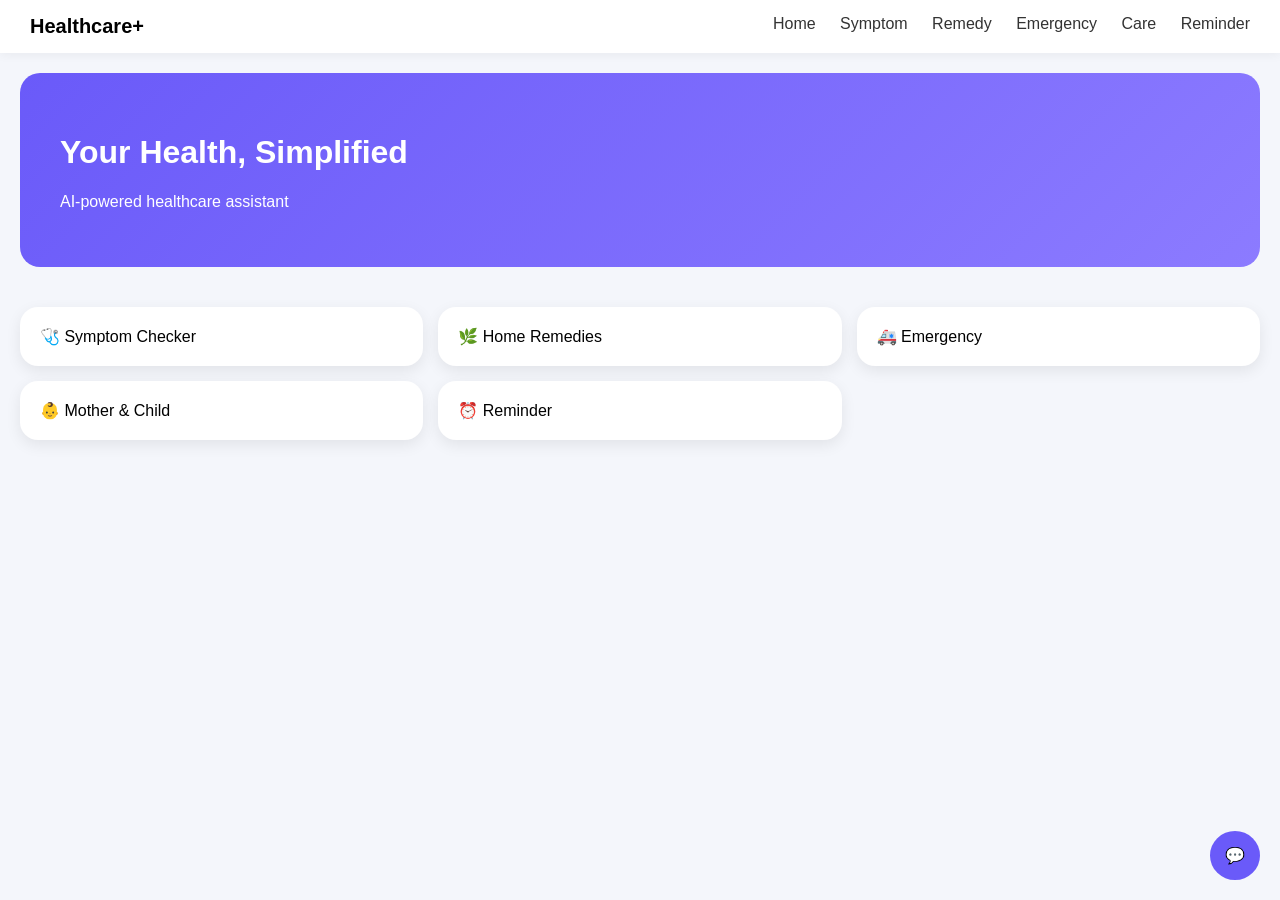
<file: index.html>
<!DOCTYPE html>
<html>
<head>
<title>Healthcare+</title>
<link rel="stylesheet" href="style.css">
</head>

<body>

<div class="navbar">
  <div class="logo">Healthcare+</div>
  <div class="nav-links">
    <a href="index.html">Home</a>
    <a href="symptom.html">Symptom</a>
    <a href="remedy.html">Remedy</a>
    <a href="emergency.html">Emergency</a>
    <a href="care.html">Care</a>
    <a href="reminder.html">Reminder</a>
  </div>
</div>

<div class="hero">
  <h1>Your Health, Simplified</h1>
  <p>AI-powered healthcare assistant</p>
</div>

<div class="grid">
  <a href="symptom.html" class="card">🩺 Symptom Checker</a>
  <a href="remedy.html" class="card">🌿 Home Remedies</a>
  <a href="emergency.html" class="card">🚑 Emergency</a>
  <a href="care.html" class="card">👶 Mother & Child</a>
  <a href="reminder.html" class="card">⏰ Reminder</a>
</div>

<!-- CHAT -->
<div class="chat-btn" onclick="toggleChat()">💬</div>

<div class="chat-popup" id="chatPopup">
  <div class="chat-header">
    AI Assistant
    <span onclick="toggleChat()">✖</span>
  </div>
  <div class="chat-body" id="chatBody"></div>
  <div class="chat-input">
    <input id="chatInput">
    <button onclick="sendMsg()">Send</button>
  </div>
</div>

<script src="script.js"></script>

</body>
</html>
</file>
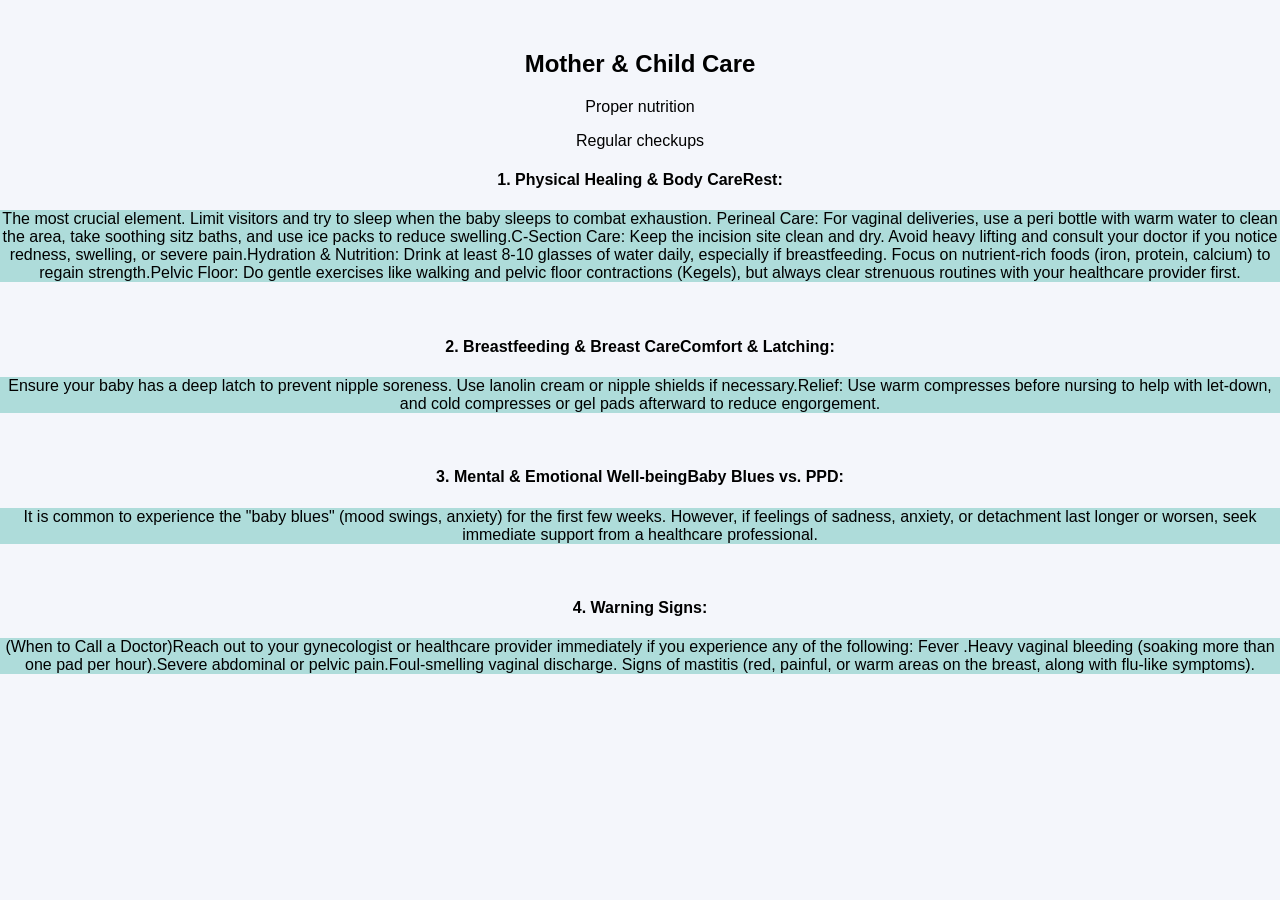
<file: care.html>
<!DOCTYPE html>
<html>
<head>
<link rel="stylesheet" href="style.css">
</head>
<body class="center" bgcolor="blues">
<h2>Mother & Child Care</h2>
<p>Proper nutrition</p>
<p>Regular checkups</p>
<h4>1. Physical Healing & Body CareRest:</h4>
<p style="background-color: #AEDCDA;"> The most crucial element. Limit visitors and try to sleep when the baby sleeps to combat exhaustion.
    Perineal Care:
    For vaginal deliveries, use a peri bottle with warm water to clean the area, take soothing sitz baths, and use ice
    packs to reduce swelling.C-Section Care: Keep the incision site clean and dry. 
    Avoid heavy lifting and consult your doctor if you notice redness, swelling, or severe pain.Hydration & Nutrition:
    Drink at least 8-10 glasses of water daily, especially if breastfeeding. Focus on nutrient-rich foods (iron, protein, calcium)
    to regain strength.Pelvic Floor: 
    Do gentle exercises like walking and pelvic floor contractions (Kegels), but always clear strenuous routines with your 
    healthcare provider first.</p><br>
    <h4>2. Breastfeeding & Breast CareComfort & Latching:</h4>
   <p style="background-color: #AEDCDA;"> Ensure your baby has a deep latch to prevent nipple 
    soreness. Use lanolin cream or nipple shields if necessary.Relief: Use warm compresses before nursing to help with let-down, 
    and cold compresses or gel pads afterward to reduce engorgement.</p><br>
    <h4>3. Mental & Emotional Well-beingBaby Blues vs. PPD: </h4>
    <p style="background-color: #AEDCDA;">It is common to experience the "baby blues" (mood swings, anxiety) for the first few weeks. However, if feelings of sadness,
    anxiety, or detachment last longer or worsen, seek immediate support from a healthcare professional.</p><br>
    <h4>4. Warning Signs: </h4> 
    <p style="background-color: #AEDCDA;">(When to Call a Doctor)Reach out to your gynecologist or healthcare provider immediately if you experience any of the following:
    Fever .Heavy vaginal bleeding (soaking more than one pad per hour).Severe abdominal or pelvic pain.Foul-smelling vaginal discharge.
    Signs of mastitis (red, painful, or warm areas on the breast, along with flu-like symptoms).</p>
</body>
</html>
</file>
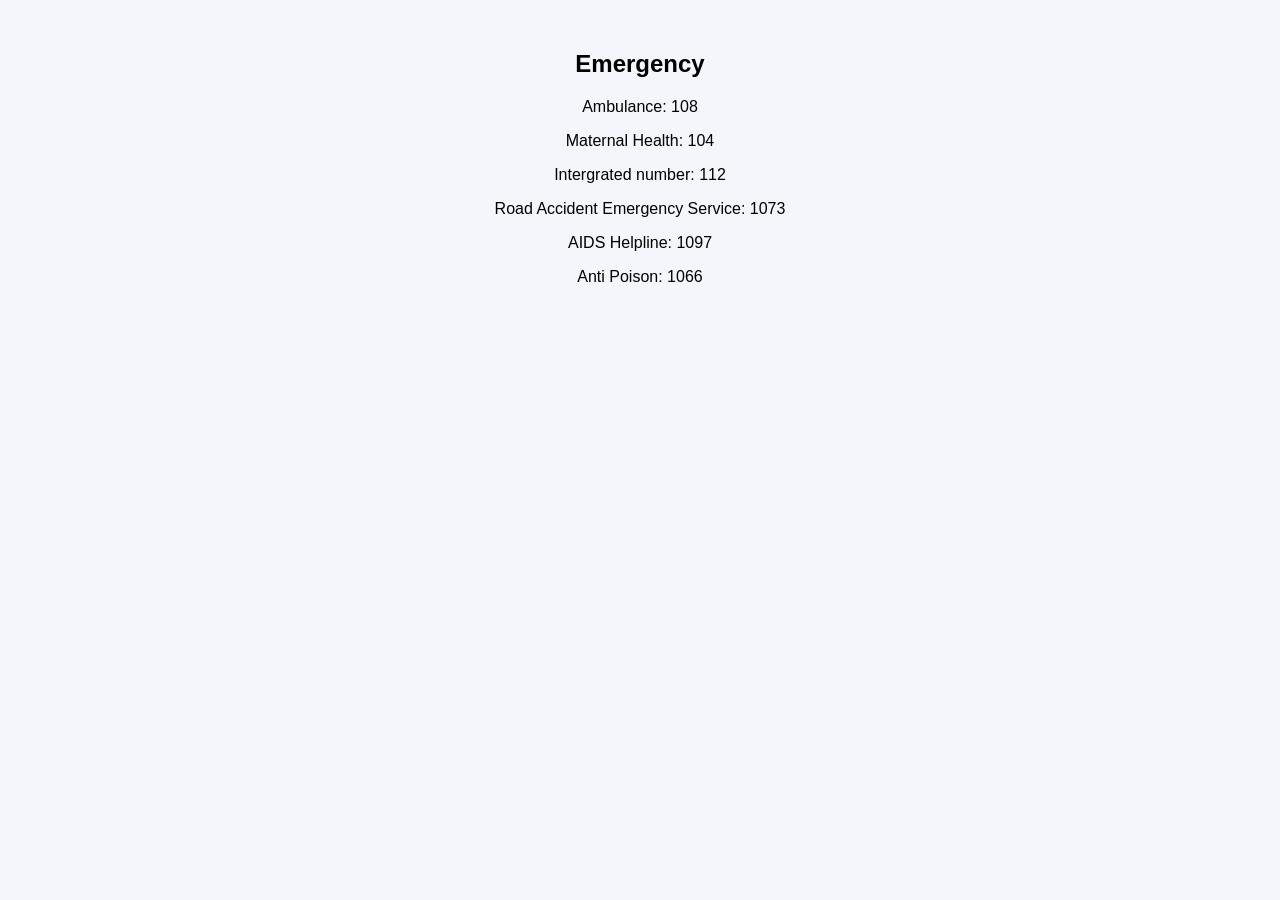
<file: emergency.html>
<!DOCTYPE html>
<html>
<head>
<link rel="stylesheet" href="style.css">
</head>
<body class="center">
<h2>Emergency</h2>
<p>Ambulance: 108</p>
<p>Maternal Health: 104</p>
<p>Intergrated number: 112</p>
<p>Road Accident Emergency Service: 1073</p>
<p>AIDS Helpline: 1097</p>
<p>Anti Poison: 1066</p>
</body>
</html>
</file>
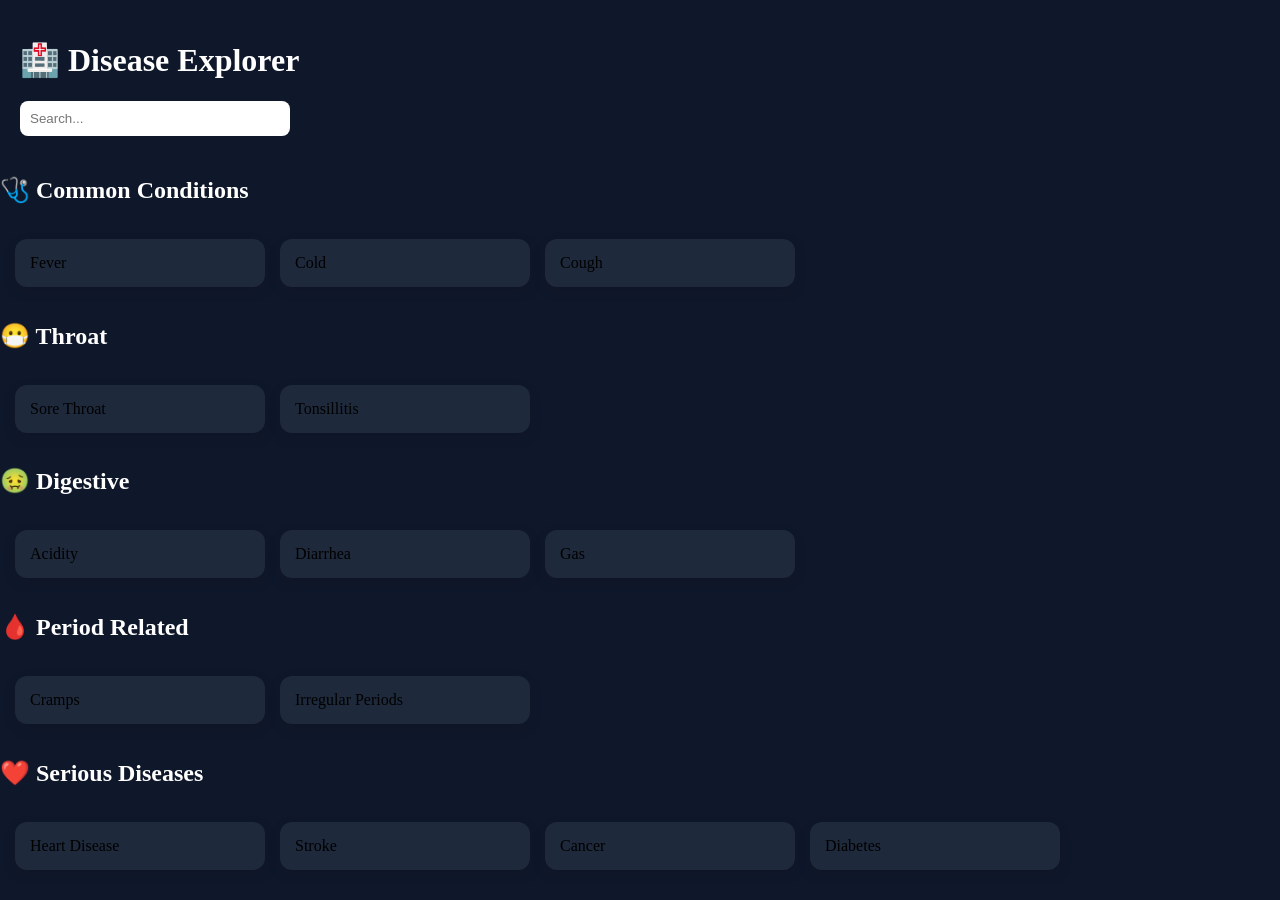
<file: remedy.html>
<!DOCTYPE html>
<html>
<head>
<title>Healthcare+</title>
<link rel="stylesheet" href="style.css">

<style>
body {
  background:#0f172a;
  color:white;
  font-family:Segoe UI;
}

/* HEADER */
.header {
  padding:20px;
}

/* SEARCH */
.search-box {
  padding:10px;
  width:250px;
  border-radius:8px;
  border:none;
}

/* SCROLL ROW */
.scroll {
  display:flex;
  overflow-x:auto;
  gap:15px;
  padding:15px;
}

.scroll::-webkit-scrollbar {
  display:none;
}

/* CARD */
.card {
  min-width:220px;
  background:#1e293b;
  padding:15px;
  border-radius:12px;
  transition:0.3s;
  cursor:pointer;
}

.card:hover {
  transform:scale(1.08);
  background:#334155;
}

/* MODAL */
.modal {
  position:fixed;
  top:0; left:0;
  width:100%; height:100%;
  background:rgba(0,0,0,0.7);
  display:none;
  justify-content:center;
  align-items:center;
}

.modal-content {
  background:white;
  color:black;
  padding:20px;
  border-radius:15px;
  width:60%;
}

/* ANIMATION */
.fade {
  animation:fade 0.5s;
}
@keyframes fade {
  from{opacity:0} to{opacity:1}
}
</style>

</head>

<body>

<div class="header">
<h1>🏥 Disease Explorer</h1>
<input class="search-box" id="search" placeholder="Search..." onkeyup="searchDisease()">
</div>

<!-- COMMON -->
<h2>🩺 Common Conditions</h2>
<div class="scroll">

<div class="card" onclick="openModal('Fever')">Fever</div>
<div class="card" onclick="openModal('Cold')">Cold</div>
<div class="card" onclick="openModal('Cough')">Cough</div>

</div>

<!-- THROAT -->
<h2>😷 Throat</h2>
<div class="scroll">

<div class="card" onclick="openModal('Sore Throat')">Sore Throat</div>
<div class="card" onclick="openModal('Tonsillitis')">Tonsillitis</div>

</div>

<!-- GUT -->
<h2>🤢 Digestive</h2>
<div class="scroll">

<div class="card" onclick="openModal('Acidity')">Acidity</div>
<div class="card" onclick="openModal('Diarrhea')">Diarrhea</div>
<div class="card" onclick="openModal('Gas')">Gas</div>

</div>

<!-- PERIOD -->
<h2>🩸 Period Related</h2>
<div class="scroll">

<div class="card" onclick="openModal('Cramps')">Cramps</div>
<div class="card" onclick="openModal('Irregular Periods')">Irregular Periods</div>

</div>

<!-- SERIOUS -->
<h2>❤️ Serious Diseases</h2>
<div class="scroll">

<div class="card" onclick="openModal('Heart Disease')">Heart Disease</div>
<div class="card" onclick="openModal('Stroke')">Stroke</div>
<div class="card" onclick="openModal('Cancer')">Cancer</div>
<div class="card" onclick="openModal('Diabetes')">Diabetes</div>

</div>

<!-- MODAL -->
<div class="modal" id="modal">
<div class="modal-content fade">
<h2 id="title"></h2>
<p id="info"></p>
<button onclick="closeModal()">Close</button>
</div>
</div>

<script>

/* DATA */
function getData(d){

let data = {
"Fever":"Drink fluids, rest, take light food.",
"Cold":"Ginger tea, steam inhalation, honey.",
"Cough":"Honey + ginger, warm water.",
"Sore Throat":"Salt water gargle, honey tea.",
"Tonsillitis":"Warm liquids, rest.",
"Acidity":"Cold milk, avoid spicy food.",
"Gas":"Ajwain, warm water.",
"Diarrhea":"ORS, hydration.",
"Cramps":"Heating pad, light exercise.",
"Irregular Periods":"Healthy diet, reduce stress.",

"Heart Disease":"⚠️ Serious condition. Maintain diet, exercise, consult doctor.",
"Stroke":"⚠️ Emergency condition. Immediate medical help required.",
"Cancer":"⚠️ Requires professional treatment. No home remedy.",
"Diabetes":"Healthy diet, control sugar, exercise."
};

return data[d] || "Consult doctor";
}

/* OPEN MODAL */
function openModal(name){
document.getElementById("modal").style.display="flex";
document.getElementById("title").innerText=name;
document.getElementById("info").innerText=getData(name);
}

/* CLOSE */
function closeModal(){
document.getElementById("modal").style.display="none";
}

/* SEARCH */
function searchDisease(){
let input=document.getElementById("search").value.toLowerCase();
let cards=document.querySelectorAll(".card");

cards.forEach(c=>{
c.style.display = c.innerText.toLowerCase().includes(input) ? "block":"none";
});
}

</script>

</body>
</html>
</file>
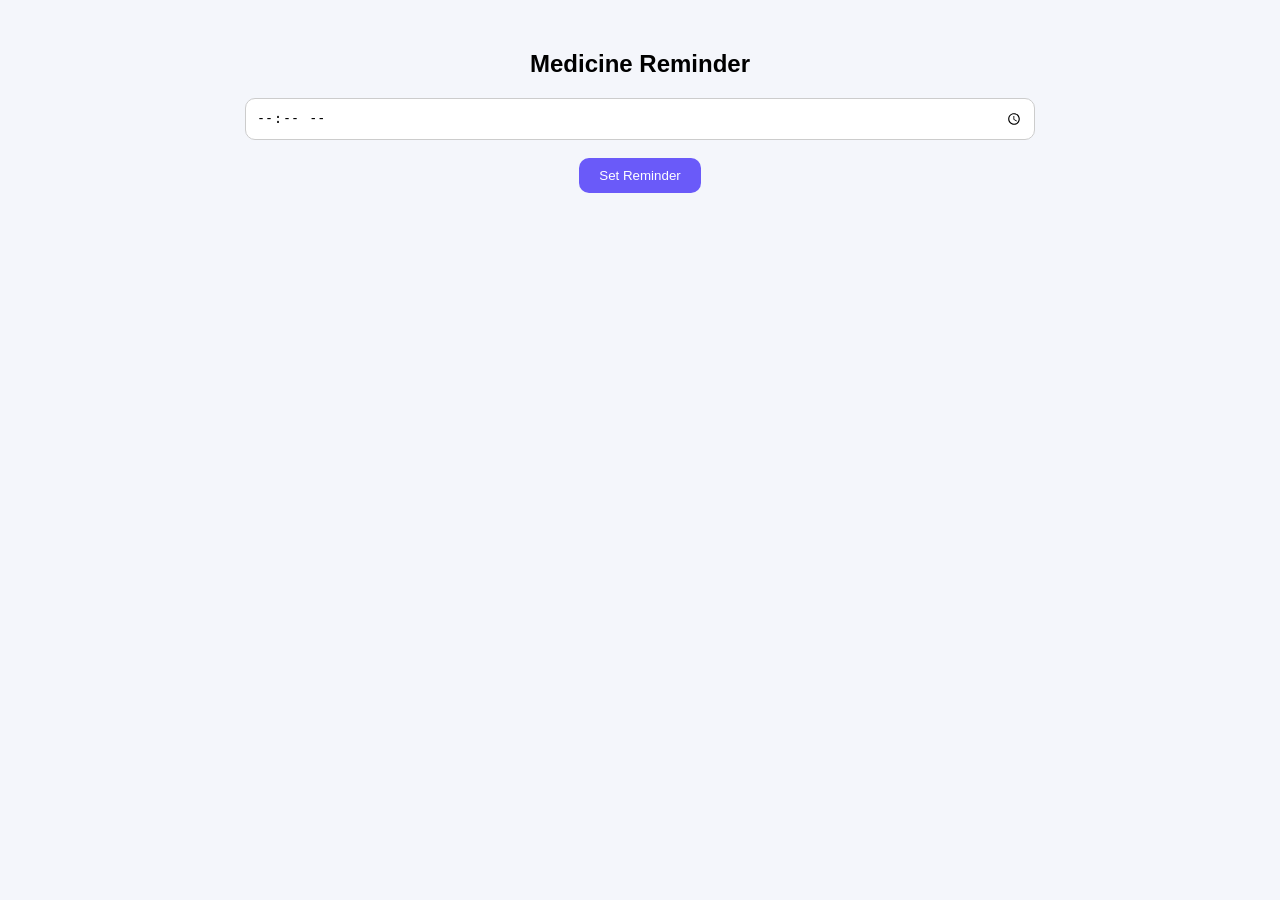
<file: reminder.html>
<!DOCTYPE html>
<html>
<head>
<link rel="stylesheet" href="style.css">
</head>
<body class="center">
<h2>Medicine Reminder</h2>
<input type="time" id="time">
<br><br>
<button onclick="setReminder()">Set Reminder</button>
<p id="msg"></p>

<script src="script.js"></script>
</body>
</html>
</file>
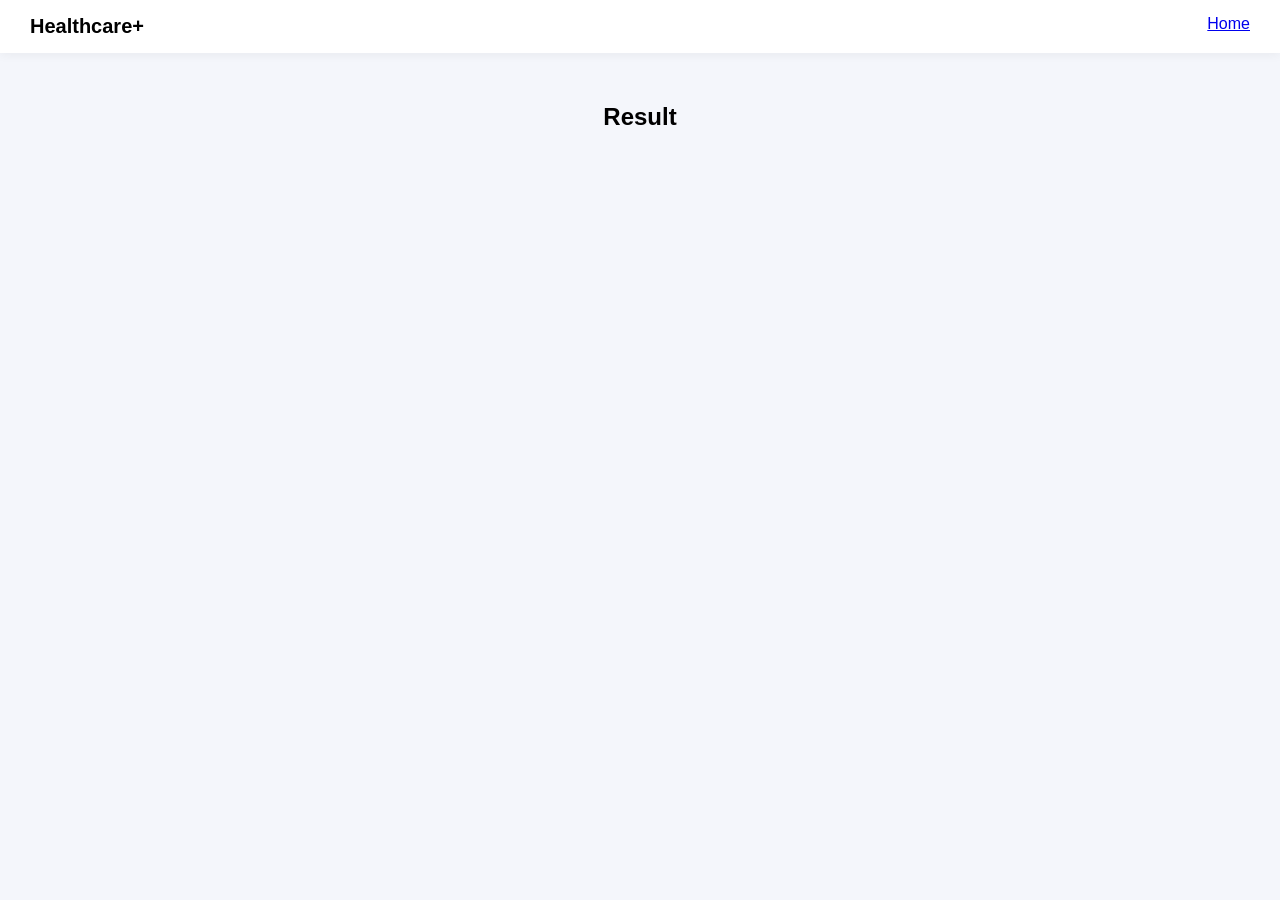
<file: result.html>
<!DOCTYPE html>
<html>
<head>
<link rel="stylesheet" href="style.css">
</head>

<body>

<div class="navbar">
  <div class="logo">Healthcare+</div>
  <a href="index.html">Home</a>
</div>

<div class="center">
  <h2>Result</h2>
  <p id="output"></p>
</div>

<script src="script.js"></script>

</body>
</html>
</file>
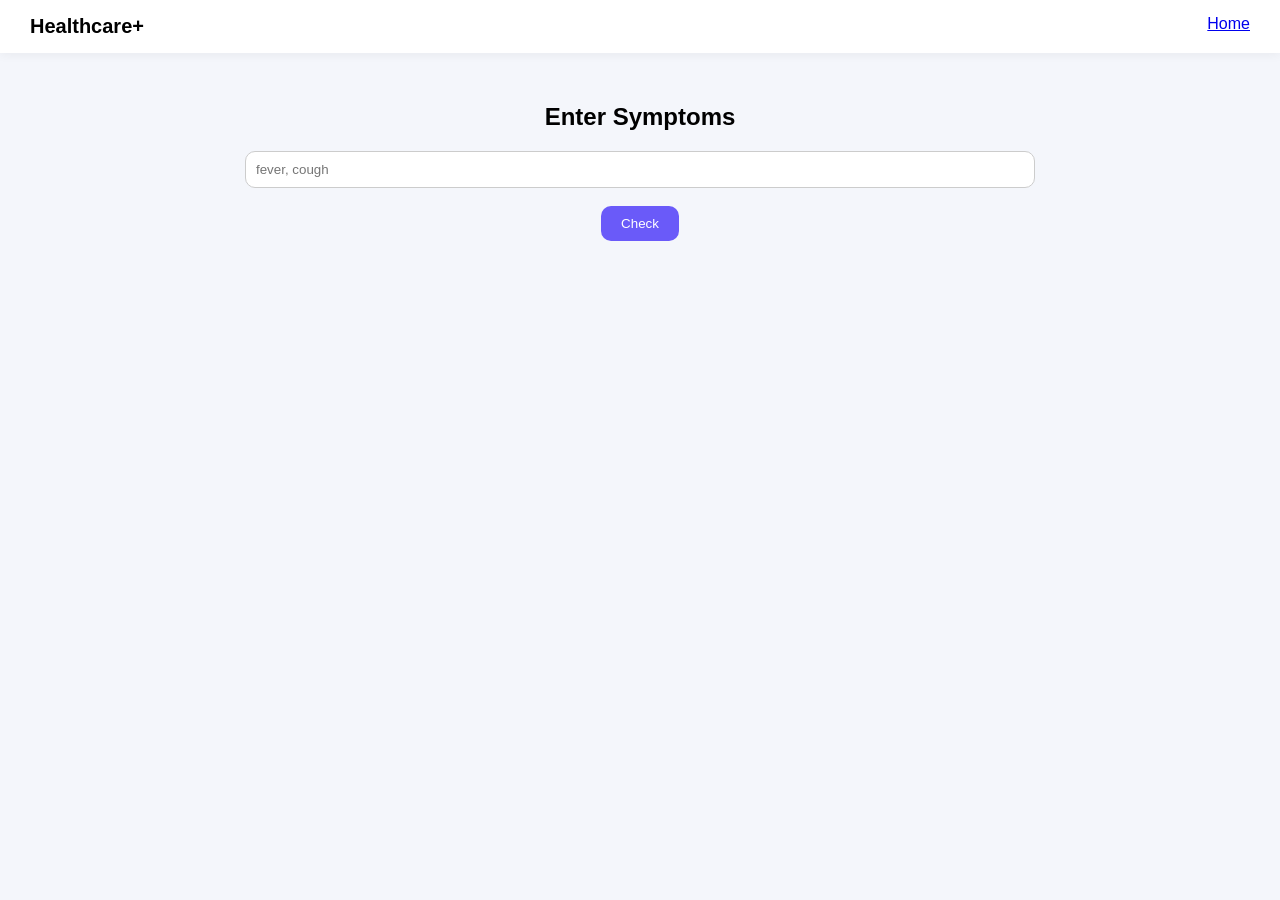
<file: symtom.html>
<!DOCTYPE html>
<html>
<head>
<link rel="stylesheet" href="style.css">
</head>

<body>

<div class="navbar">
  <div class="logo">Healthcare+</div>
  <a href="index.html">Home</a>
</div>

<div class="center">
  <h2>Enter Symptoms</h2>
  <input id="sym" placeholder="fever, cough">
  <br><br>
  <button onclick="go()">Check</button>
</div>

<script src="script.js"></script>

</body>
</html>
</file>
<file: style.css>
body {
  margin: 0;
  font-family: 'Segoe UI', sans-serif;
  background: #f4f6fb;
}

/* NAVBAR */
.navbar {
  display: flex;
  justify-content: space-between;
  padding: 15px 30px;
  background: white;
  box-shadow: 0 2px 10px rgba(0,0,0,0.05);
}

.logo {
  font-weight: bold;
  font-size: 20px;
}

.nav-links a {
  margin-left: 20px;
  text-decoration: none;
  color: #333;
}

/* HERO */
.hero {
  background: linear-gradient(135deg, #6a5af9, #8c7bff);
  color: white;
  padding: 40px;
  border-radius: 20px;
  margin: 20px;
}

/* GRID */
.grid {
  display: grid;
  grid-template-columns: repeat(3, 1fr);
  gap: 15px;
  padding: 20px;
}

/* CARD */
.card {
  background: white;
  padding: 20px;
  border-radius: 18px;
  text-decoration: none;
  color: black;
  transition: 0.3s;
  box-shadow: 0 5px 15px rgba(0,0,0,0.08);
}

.card:hover {
  transform: translateY(-5px);
}

/* CENTER */
.center {
  text-align: center;
  margin-top: 50px;
}

/* INPUT */
input {
  padding: 10px;
  width: 60%;
  border-radius: 10px;
  border: 1px solid #ccc;
}

/* BUTTON */
button {
  padding: 10px 20px;
  border-radius: 10px;
  border: none;
  background: #6a5af9;
  color: white;
  cursor: pointer;
}

/* CHAT */
.chat-btn {
  position: fixed;
  bottom: 20px;
  right: 20px;
  background: #6a5af9;
  color: white;
  padding: 15px;
  border-radius: 50%;
  cursor: pointer;
}

.chat-popup {
  position: fixed;
  bottom: 80px;
  right: 20px;
  width: 300px;
  background: white;
  border-radius: 15px;
  display: none;
  flex-direction: column;
  box-shadow: 0 10px 25px rgba(0,0,0,0.2);
}

.chat-header {
  background: #6a5af9;
  color: white;
  padding: 10px;
  display: flex;
  justify-content: space-between;
}

.chat-body {
  height: 200px;
  overflow-y: auto;
  padding: 10px;
}

.chat-input {
  display: flex;
}
.chat-input input {
  flex: 1;
}
/* CARD IMAGE */
.card img {
  width: 60px;
  margin-bottom: 10px;
}

/* MODAL */
.modal {
  position: fixed;
  top:0; left:0;
  width:100%; height:100%;
  background: rgba(0,0,0,0.7);
  display:none;
  justify-content:center;
  align-items:center;
}

/* PREMIUM MODAL */
.modal-content {
  background: white;
  color: black;
  padding: 25px;
  border-radius: 20px;
  width: 65%;
  max-height: 80%;
  overflow-y: auto;
  animation: popUp 0.4s ease;
}

/* REMEDY BLOCK */
.remedy-box {
  display: flex;
  gap: 15px;
  margin-bottom: 20px;
  align-items: center;
}

.remedy-box img {
  width: 80px;
  border-radius: 10px;
}

/* ANIMATION */
@keyframes popUp {
  from {transform: scale(0.8); opacity:0;}
  to {transform: scale(1); opacity:1;}
}
</file>
